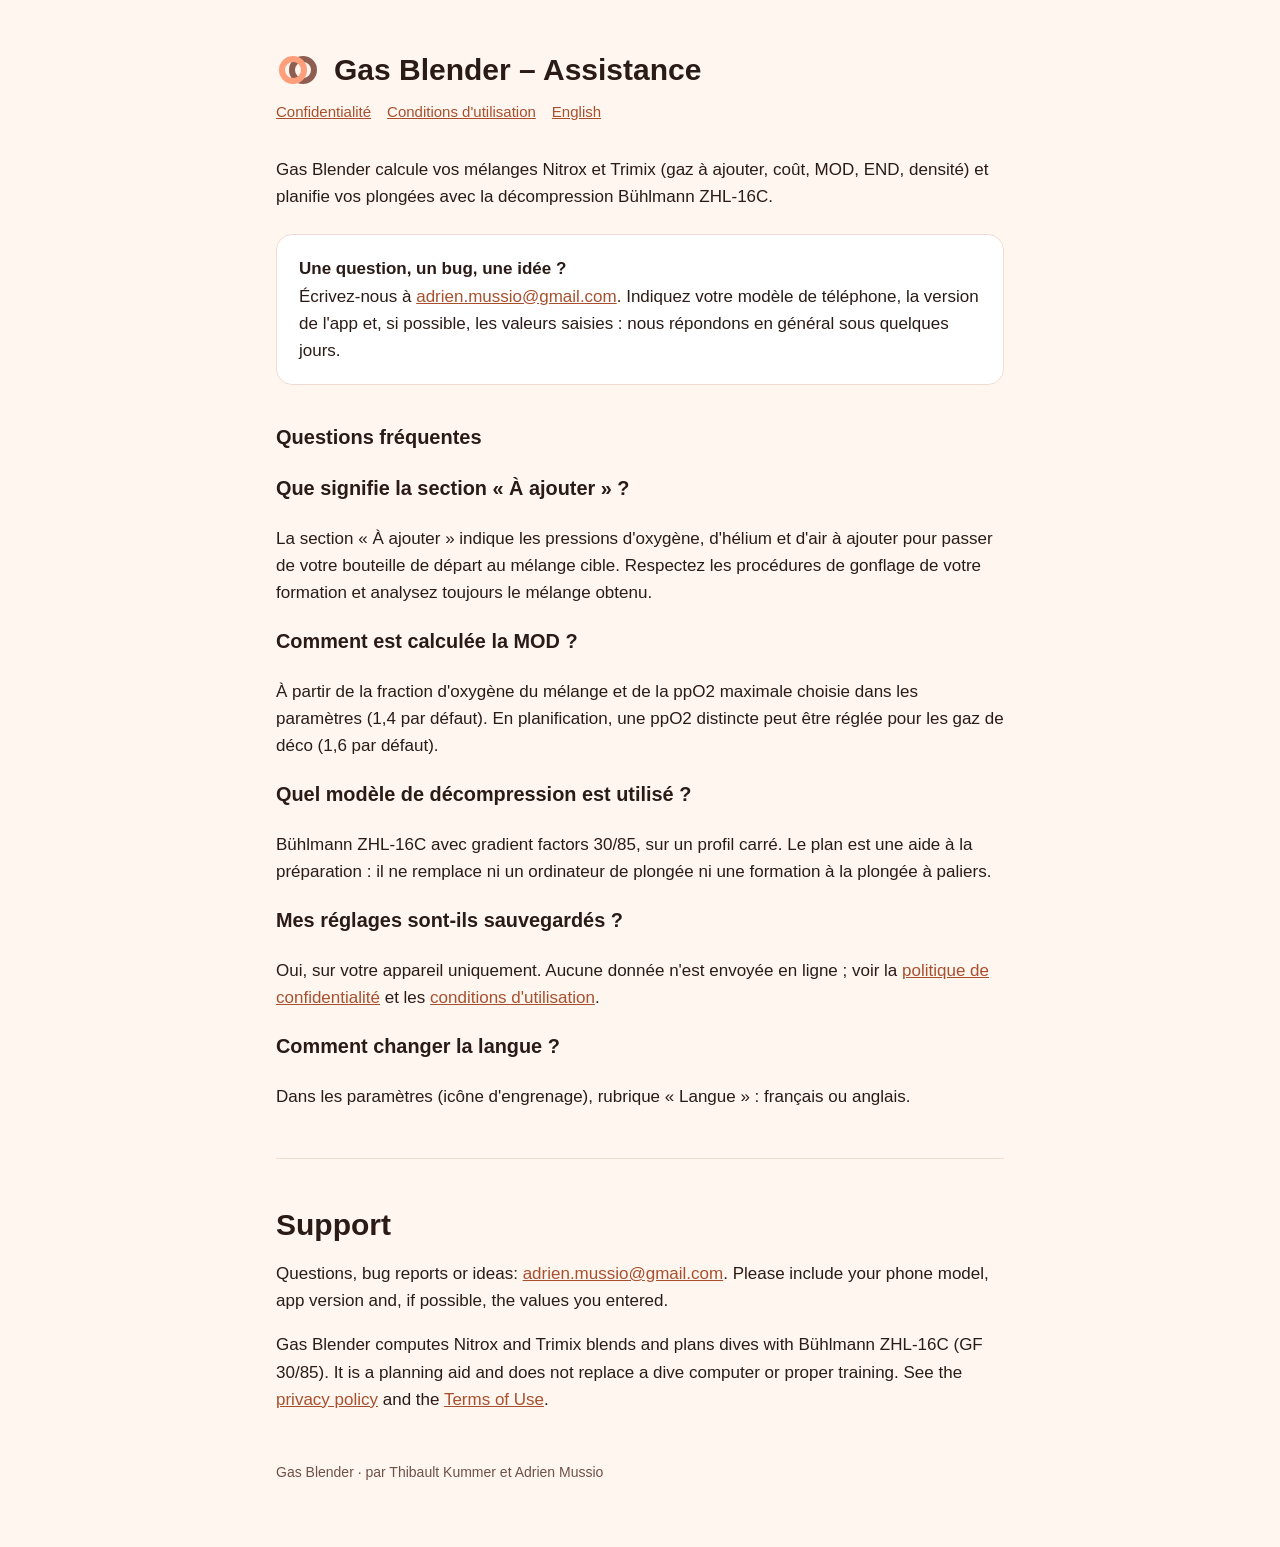
<file: index.html>
<!doctype html>
<html lang="fr">
<head>
  <meta charset="utf-8">
  <meta name="viewport" content="width=device-width, initial-scale=1">
  <title>Gas Blender – Assistance</title>
  <link rel="stylesheet" href="style.css">
</head>
<body>
<main>
  <header>
    <svg width="44" height="44" viewBox="0 0 44 44" aria-hidden="true"><circle cx="27" cy="22" r="11" fill="none" stroke="#8e5e51" stroke-width="6"/><circle cx="17" cy="22" r="11" fill="none" stroke="#ff9e7a" stroke-width="6"/></svg>
    <h1>Gas Blender – Assistance</h1>
  </header>
  <nav><a href="confidentialite.html">Confidentialité</a><a href="cgu.html">Conditions d'utilisation</a><a href="#english">English</a></nav>

  <p>Gas Blender calcule vos mélanges Nitrox et Trimix (gaz à ajouter, coût, MOD, END, densité) et planifie vos plongées avec la décompression Bühlmann ZHL-16C.</p>

  <div class="card"><p><strong>Une question, un bug, une idée ?</strong><br>Écrivez-nous à <a href="mailto:adrien.mussio@gmail.com?subject=Gas%20Blender">adrien.mussio@gmail.com</a>. Indiquez votre modèle de téléphone, la version de l'app et, si possible, les valeurs saisies : nous répondons en général sous quelques jours.</p></div>

  <h2>Questions fréquentes</h2>

  <h3>Que signifie la section « À ajouter » ?</h3>
  <p>La section « À ajouter » indique les pressions d'oxygène, d'hélium et d'air à ajouter pour passer de votre bouteille de départ au mélange cible. Respectez les procédures de gonflage de votre formation et analysez toujours le mélange obtenu.</p>

  <h3>Comment est calculée la MOD ?</h3>
  <p>À partir de la fraction d'oxygène du mélange et de la ppO2 maximale choisie dans les paramètres (1,4 par défaut). En planification, une ppO2 distincte peut être réglée pour les gaz de déco (1,6 par défaut).</p>

  <h3>Quel modèle de décompression est utilisé ?</h3>
  <p>Bühlmann ZHL-16C avec gradient factors 30/85, sur un profil carré. Le plan est une aide à la préparation : il ne remplace ni un ordinateur de plongée ni une formation à la plongée à paliers.</p>

  <h3>Mes réglages sont-ils sauvegardés ?</h3>
  <p>Oui, sur votre appareil uniquement. Aucune donnée n'est envoyée en ligne ; voir la <a href="confidentialite.html">politique de confidentialité</a> et les <a href="cgu.html">conditions d'utilisation</a>.</p>

  <h3>Comment changer la langue ?</h3>
  <p>Dans les paramètres (icône d'engrenage), rubrique « Langue » : français ou anglais.</p>

  <hr id="english">

  <h1>Support</h1>
  <p>Questions, bug reports or ideas: <a href="mailto:adrien.mussio@gmail.com?subject=Gas%20Blender">adrien.mussio@gmail.com</a>. Please include your phone model, app version and, if possible, the values you entered.</p>
  <p>Gas Blender computes Nitrox and Trimix blends and plans dives with Bühlmann ZHL-16C (GF 30/85). It is a planning aid and does not replace a dive computer or proper training. See the <a href="confidentialite.html#english">privacy policy</a> and the <a href="cgu.html#english">Terms of Use</a>.</p>

  <footer>Gas Blender · par Thibault Kummer et Adrien Mussio</footer>
</main>
</body>
</html>
</file>
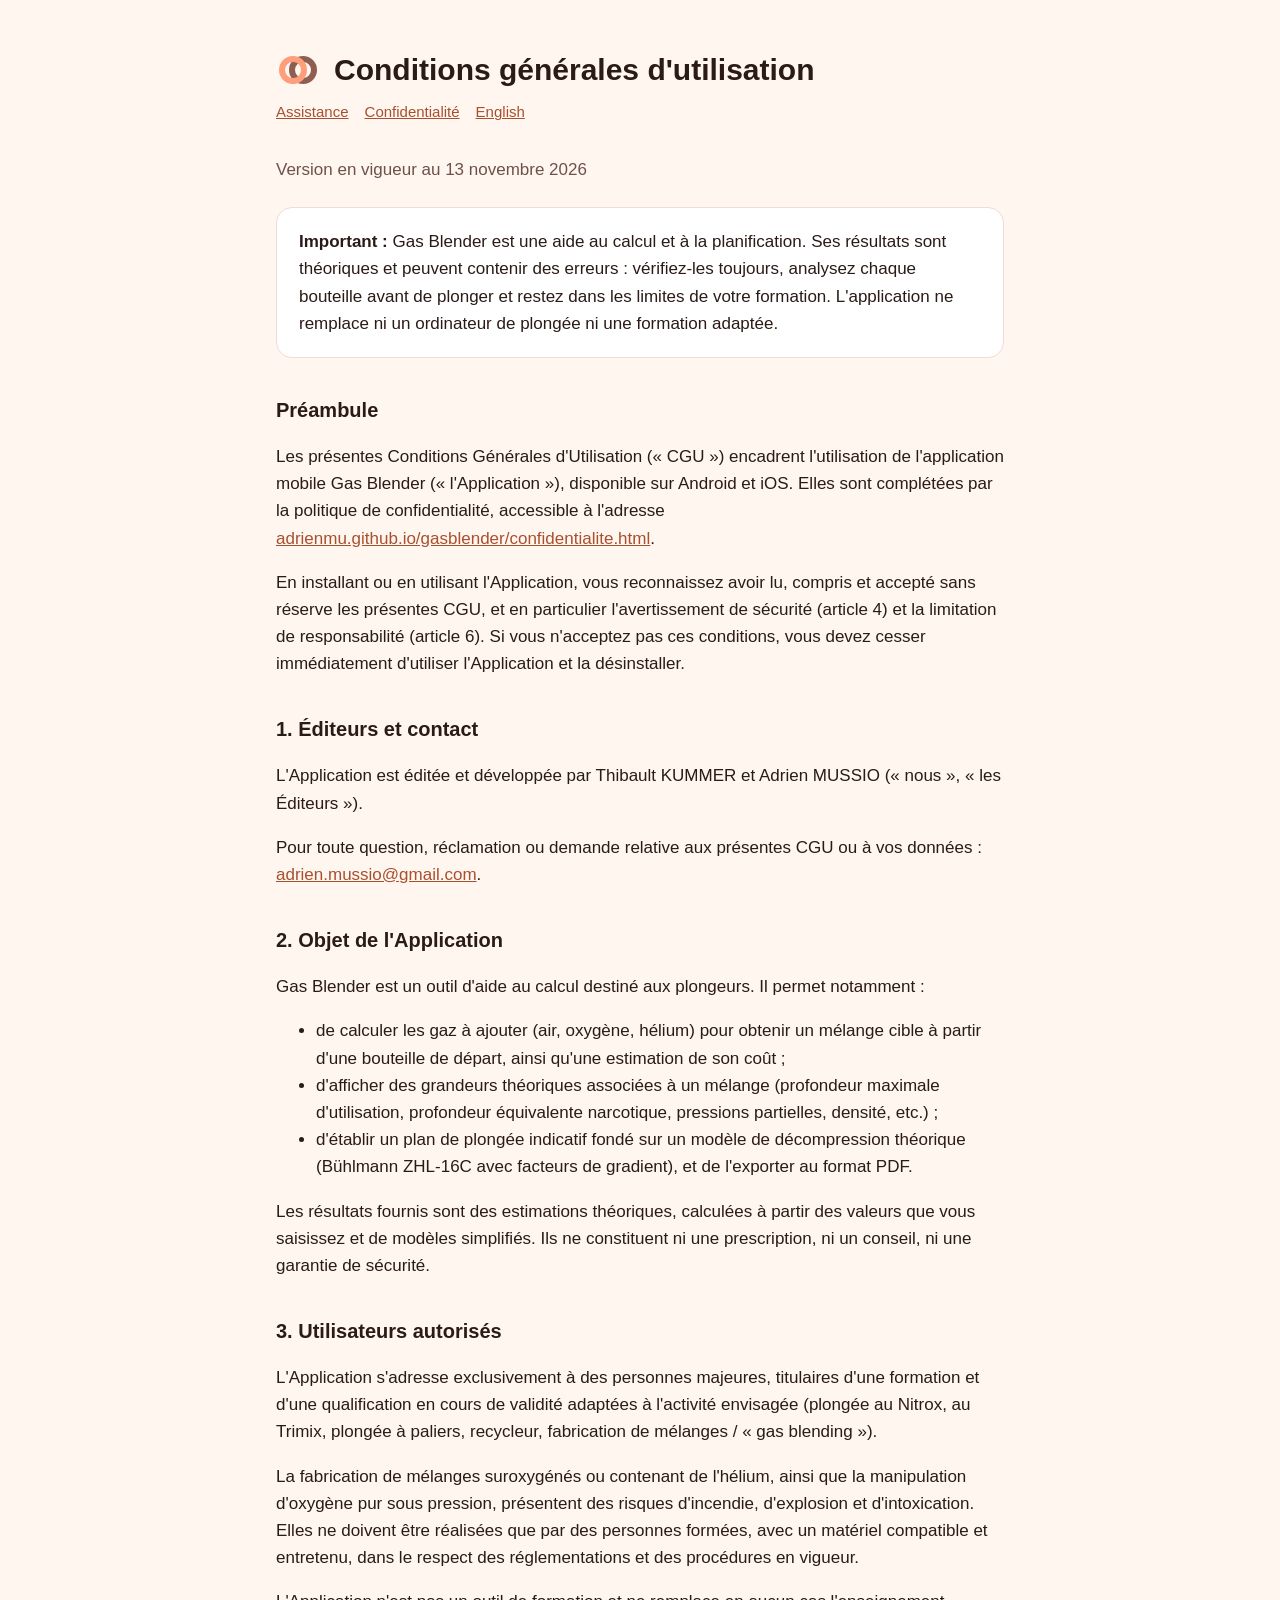
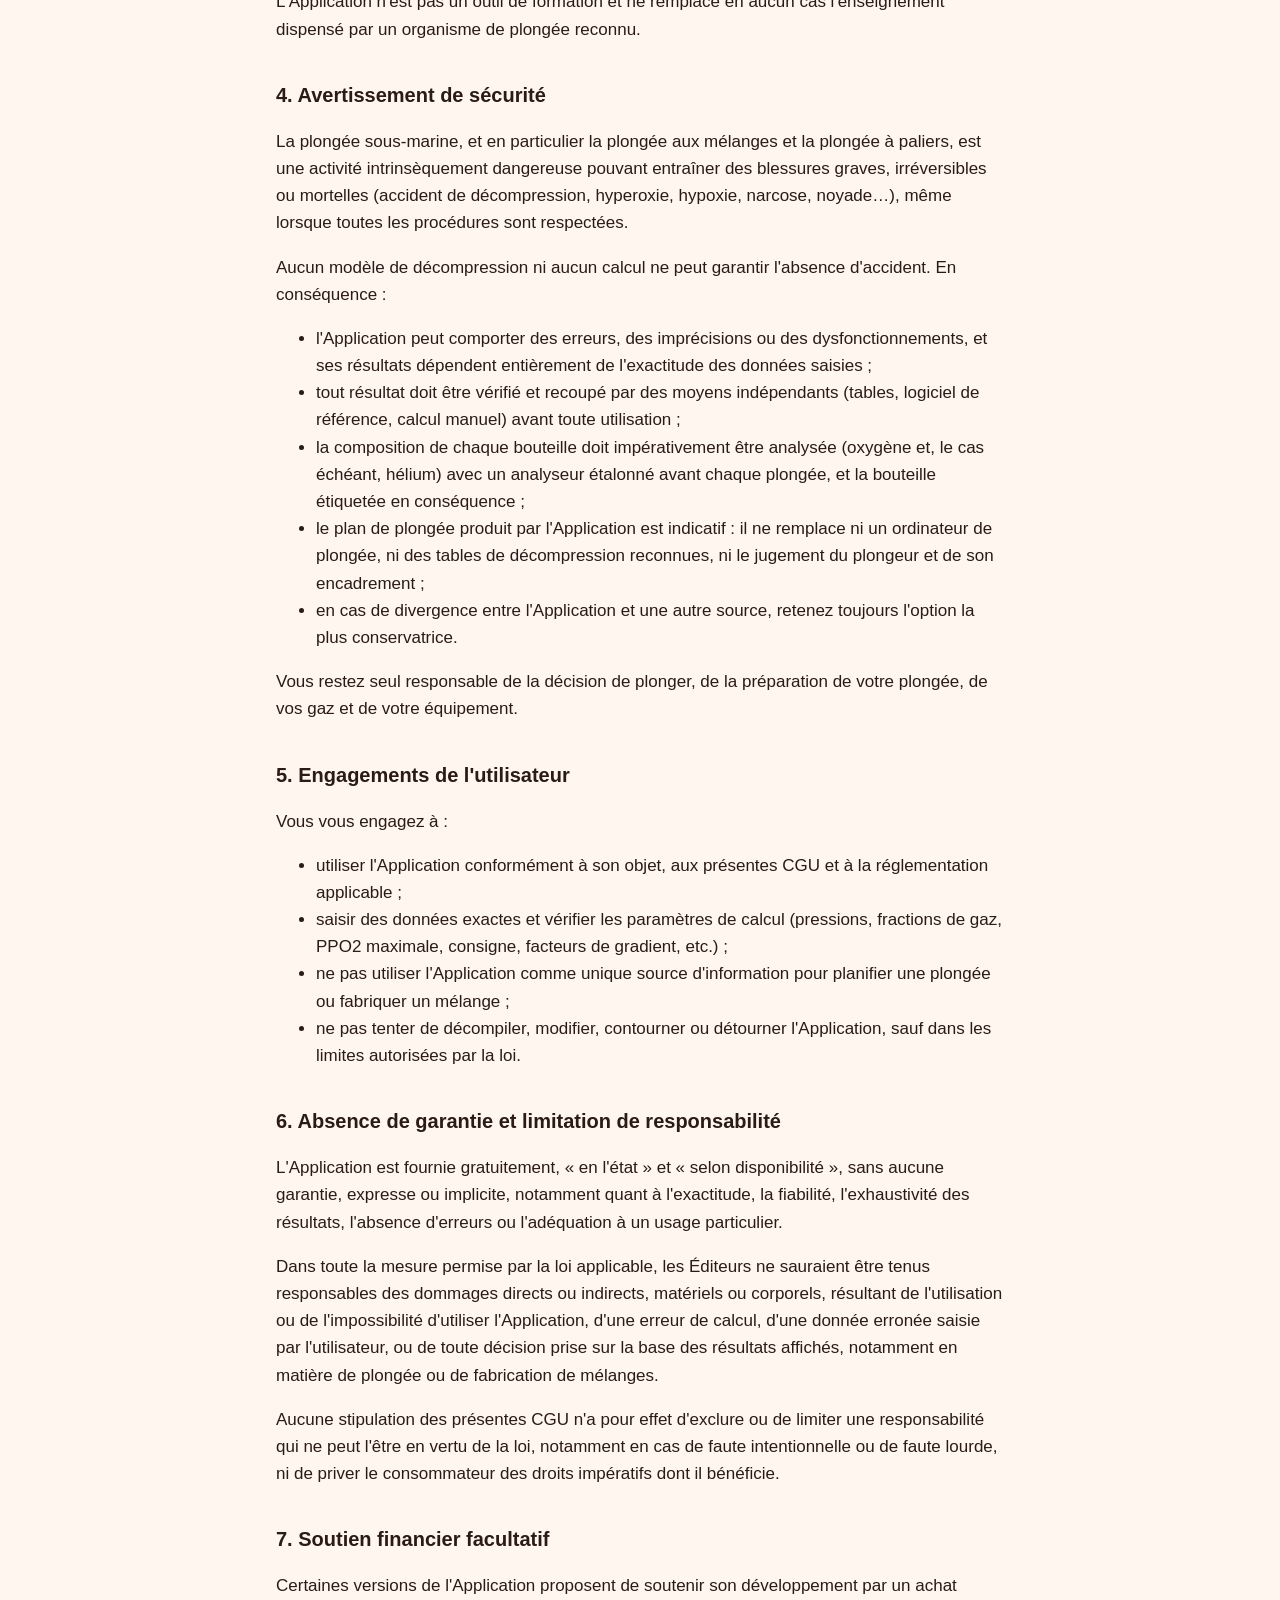
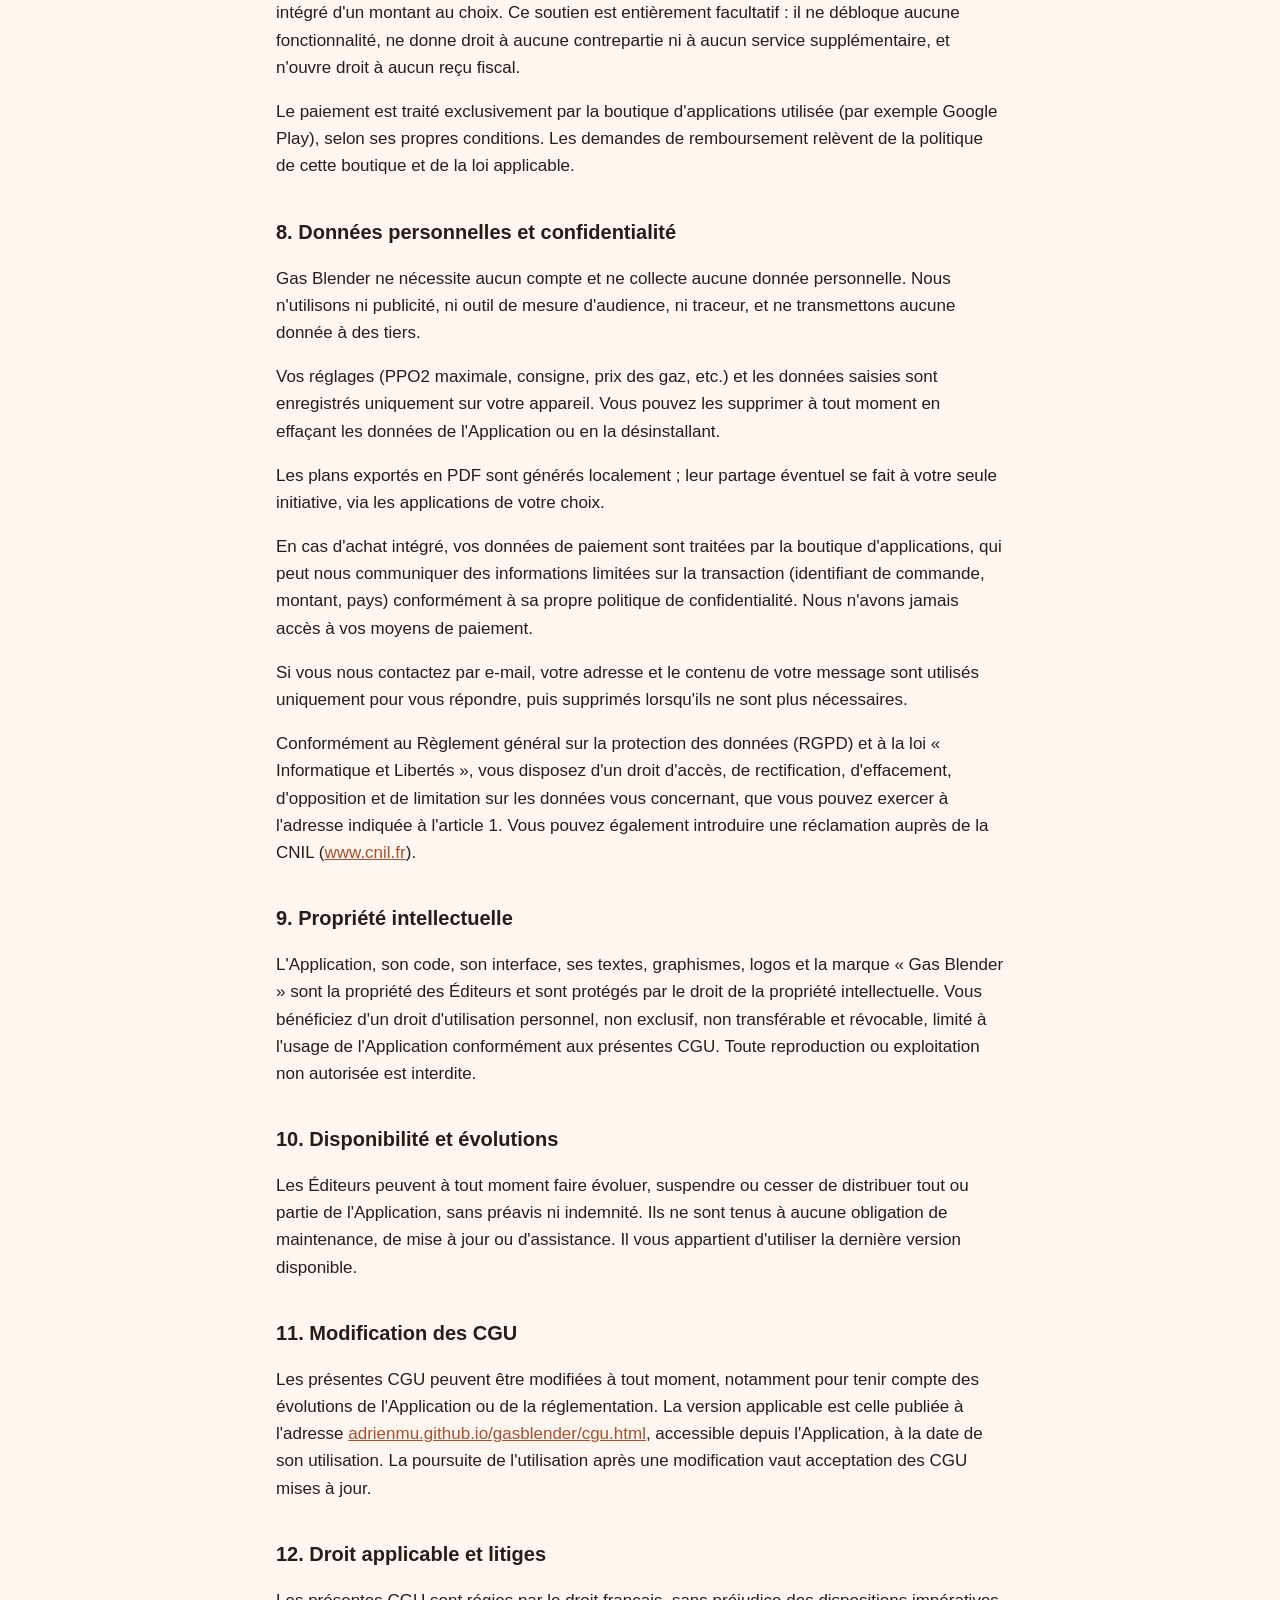
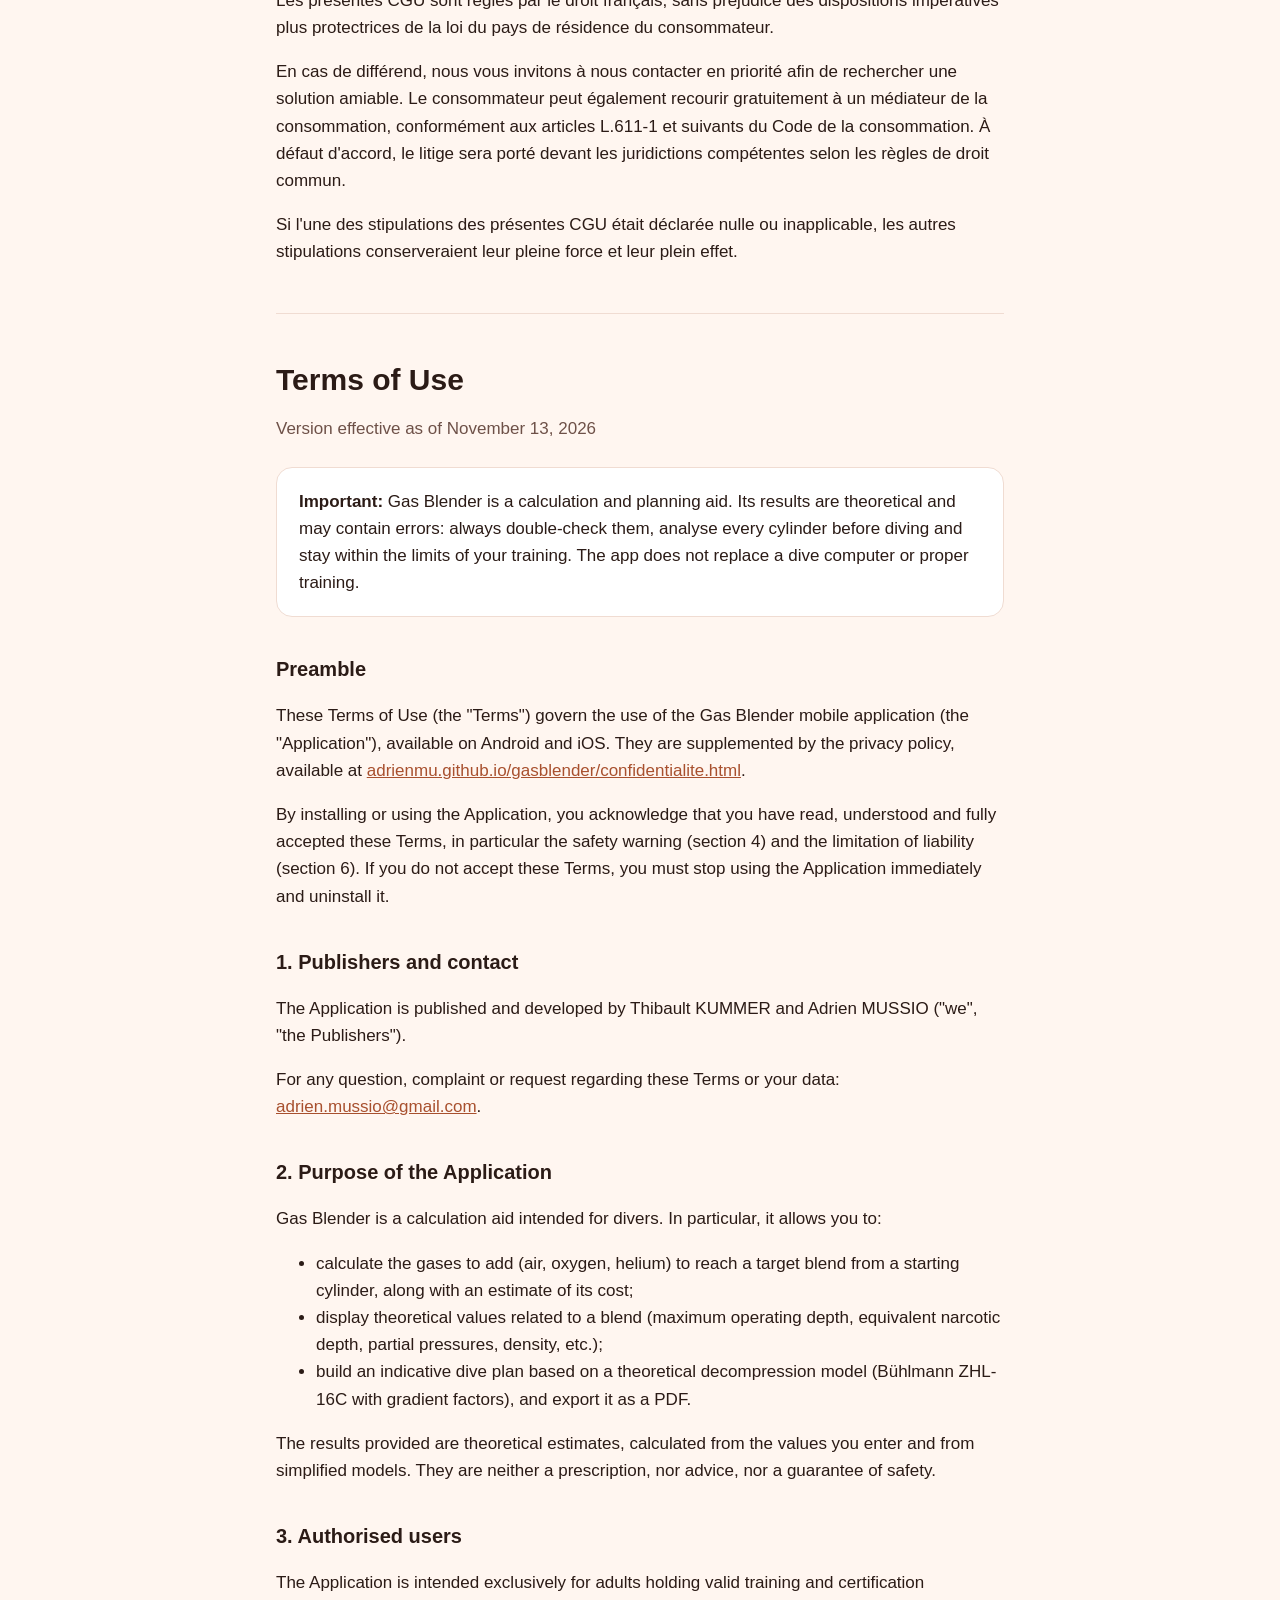
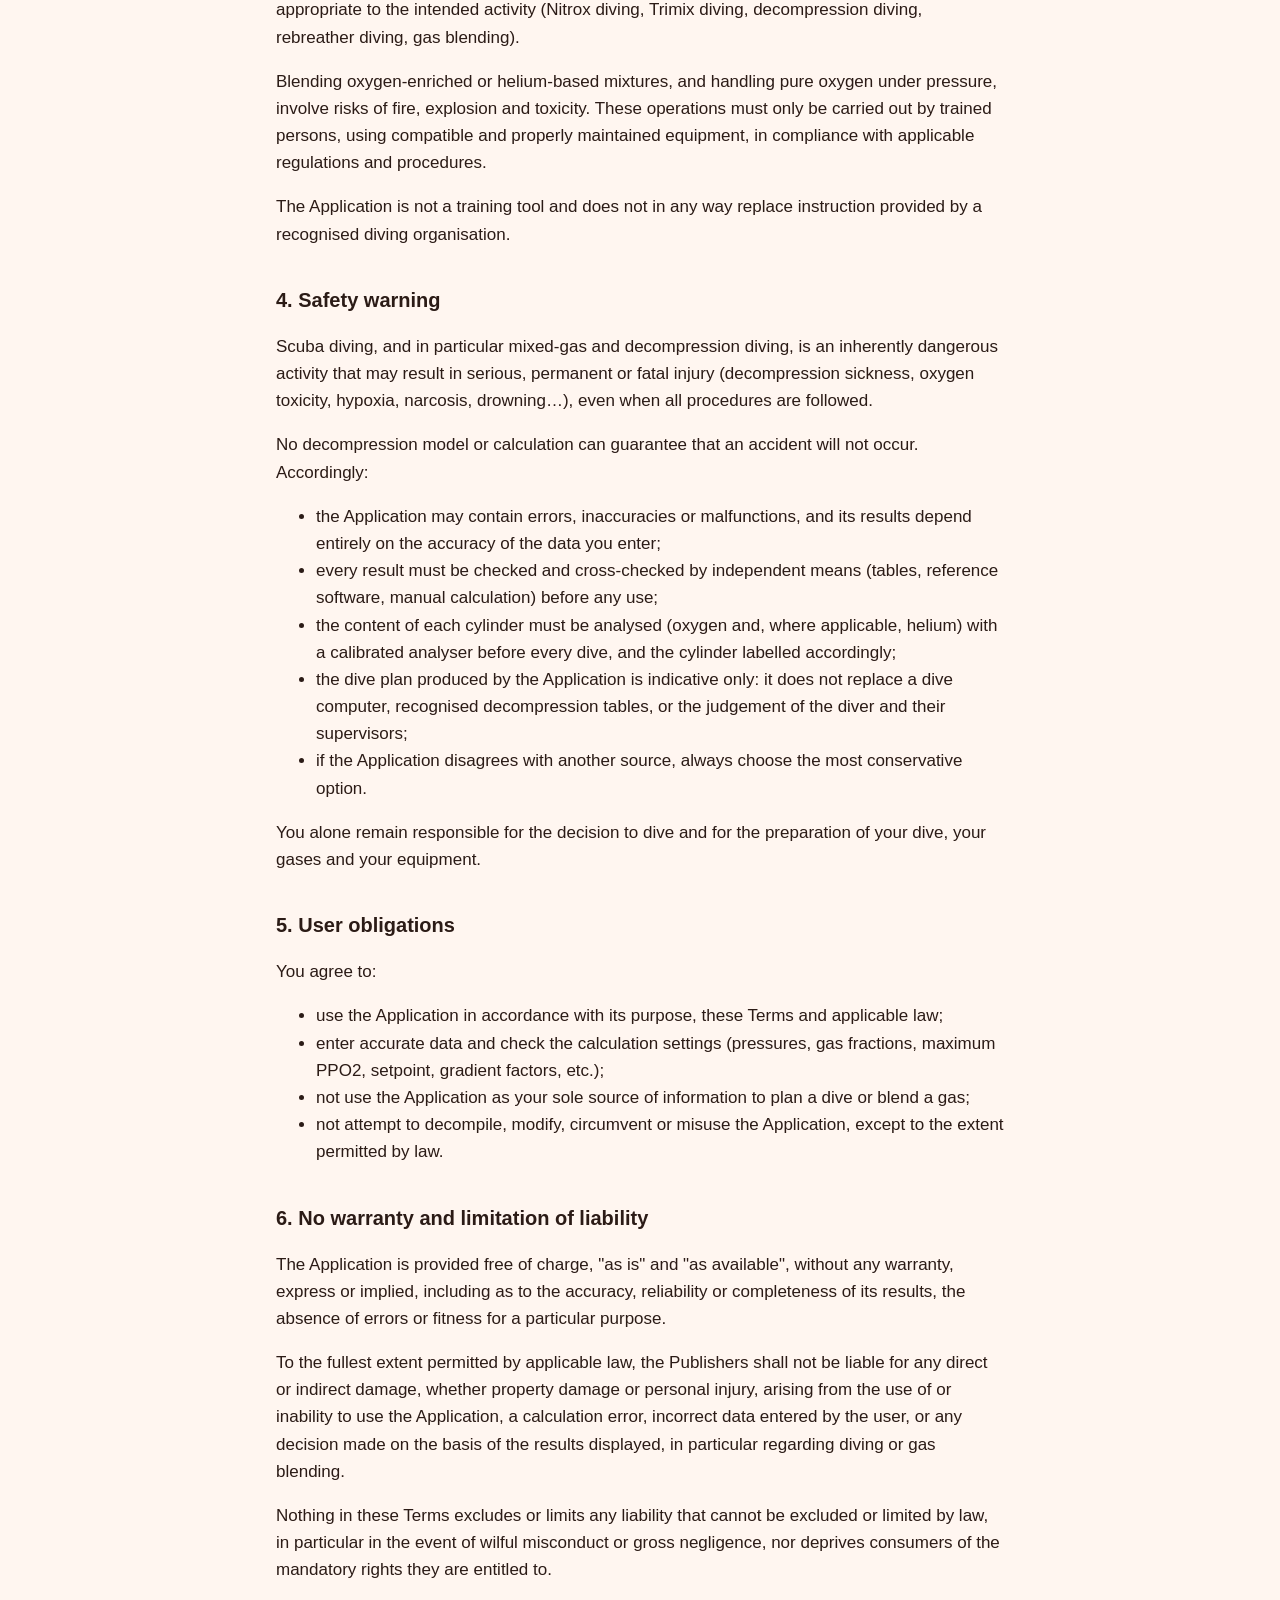
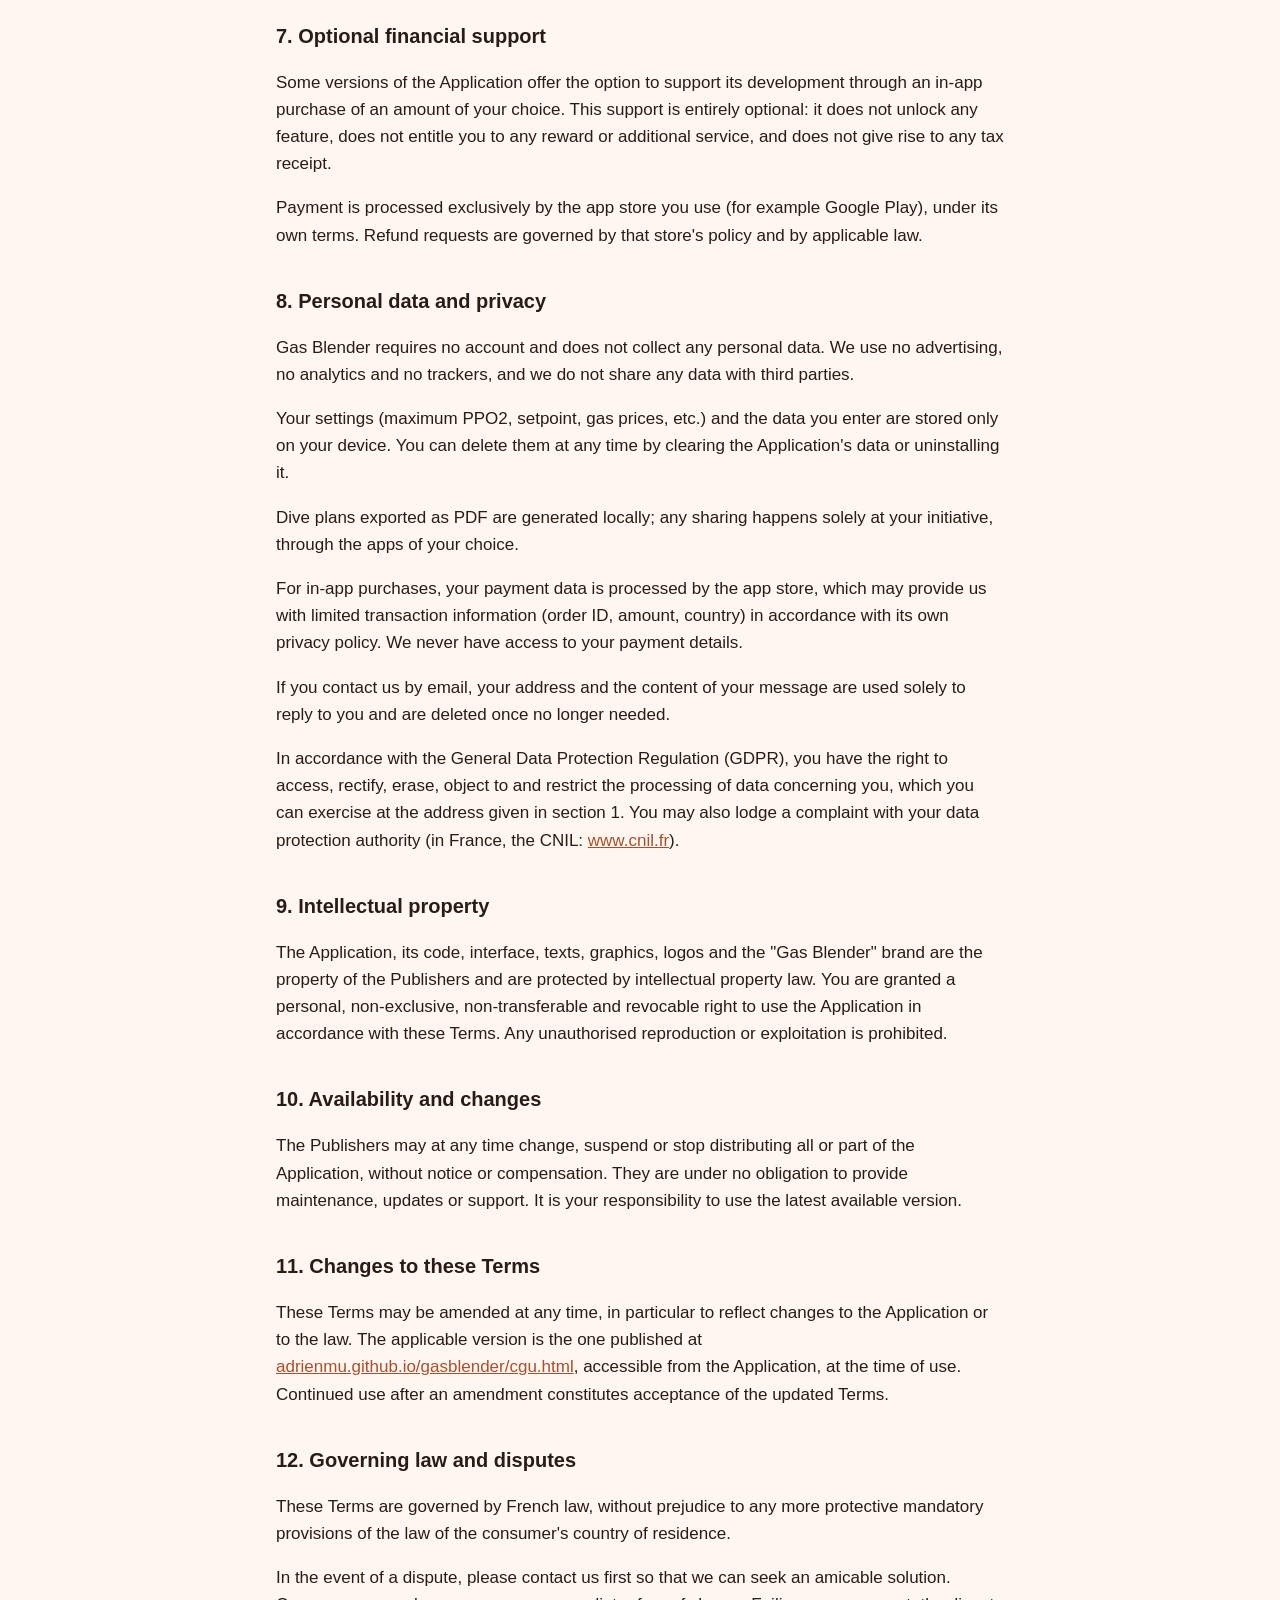
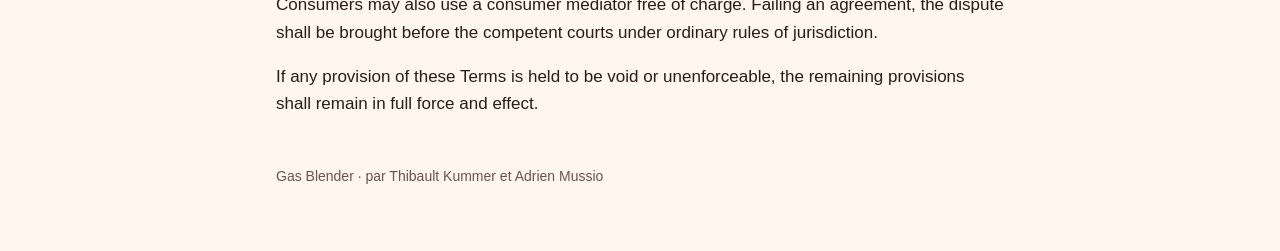
<file: cgu.html>
<!doctype html>
<html lang="fr">
<head>
  <meta charset="utf-8">
  <meta name="viewport" content="width=device-width, initial-scale=1">
  <title>Gas Blender – Conditions d'utilisation</title>
  <link rel="stylesheet" href="style.css">
</head>
<body>
<main>
  <header>
    <svg width="44" height="44" viewBox="0 0 44 44" aria-hidden="true"><circle cx="27" cy="22" r="11" fill="none" stroke="#8e5e51" stroke-width="6"/><circle cx="17" cy="22" r="11" fill="none" stroke="#ff9e7a" stroke-width="6"/></svg>
    <h1>Conditions générales d'utilisation</h1>
  </header>
  <nav><a href="index.html">Assistance</a><a href="confidentialite.html">Confidentialité</a><a href="#english">English</a></nav>

  <p class="muted">Version en vigueur au 13 novembre 2026</p>

  <div class="card"><p><strong>Important :</strong> Gas Blender est une aide au calcul et à la planification. Ses résultats sont théoriques et peuvent contenir des erreurs : vérifiez-les toujours, analysez chaque bouteille avant de plonger et restez dans les limites de votre formation. L'application ne remplace ni un ordinateur de plongée ni une formation adaptée.</p></div>

  <h2>Préambule</h2>
  <p>Les présentes Conditions Générales d'Utilisation (« CGU ») encadrent l'utilisation de l'application mobile Gas Blender (« l'Application »), disponible sur Android et iOS. Elles sont complétées par la politique de confidentialité, accessible à l'adresse <a href="https://adrienmu.github.io/gasblender/confidentialite.html">adrienmu.github.io/gasblender/confidentialite.html</a>.</p>
  <p>En installant ou en utilisant l'Application, vous reconnaissez avoir lu, compris et accepté sans réserve les présentes CGU, et en particulier l'avertissement de sécurité (article 4) et la limitation de responsabilité (article 6). Si vous n'acceptez pas ces conditions, vous devez cesser immédiatement d'utiliser l'Application et la désinstaller.</p>

  <h2 id="article-1">1. Éditeurs et contact</h2>
  <p>L'Application est éditée et développée par Thibault KUMMER et Adrien MUSSIO (« nous », « les Éditeurs »).</p>
  <p>Pour toute question, réclamation ou demande relative aux présentes CGU ou à vos données : <a href="mailto:adrien.mussio@gmail.com">adrien.mussio@gmail.com</a>.</p>

  <h2 id="article-2">2. Objet de l&#x27;Application</h2>
  <p>Gas Blender est un outil d'aide au calcul destiné aux plongeurs. Il permet notamment :</p>
  <ul>
    <li>de calculer les gaz à ajouter (air, oxygène, hélium) pour obtenir un mélange cible à partir d'une bouteille de départ, ainsi qu'une estimation de son coût ;</li>
    <li>d'afficher des grandeurs théoriques associées à un mélange (profondeur maximale d'utilisation, profondeur équivalente narcotique, pressions partielles, densité, etc.) ;</li>
    <li>d'établir un plan de plongée indicatif fondé sur un modèle de décompression théorique (Bühlmann ZHL-16C avec facteurs de gradient), et de l'exporter au format PDF.</li>
  </ul>
  <p>Les résultats fournis sont des estimations théoriques, calculées à partir des valeurs que vous saisissez et de modèles simplifiés. Ils ne constituent ni une prescription, ni un conseil, ni une garantie de sécurité.</p>

  <h2 id="article-3">3. Utilisateurs autorisés</h2>
  <p>L'Application s'adresse exclusivement à des personnes majeures, titulaires d'une formation et d'une qualification en cours de validité adaptées à l'activité envisagée (plongée au Nitrox, au Trimix, plongée à paliers, recycleur, fabrication de mélanges / « gas blending »).</p>
  <p>La fabrication de mélanges suroxygénés ou contenant de l'hélium, ainsi que la manipulation d'oxygène pur sous pression, présentent des risques d'incendie, d'explosion et d'intoxication. Elles ne doivent être réalisées que par des personnes formées, avec un matériel compatible et entretenu, dans le respect des réglementations et des procédures en vigueur.</p>
  <p>L'Application n'est pas un outil de formation et ne remplace en aucun cas l'enseignement dispensé par un organisme de plongée reconnu.</p>

  <h2 id="article-4">4. Avertissement de sécurité</h2>
  <p>La plongée sous-marine, et en particulier la plongée aux mélanges et la plongée à paliers, est une activité intrinsèquement dangereuse pouvant entraîner des blessures graves, irréversibles ou mortelles (accident de décompression, hyperoxie, hypoxie, narcose, noyade…), même lorsque toutes les procédures sont respectées.</p>
  <p>Aucun modèle de décompression ni aucun calcul ne peut garantir l'absence d'accident. En conséquence :</p>
  <ul>
    <li>l'Application peut comporter des erreurs, des imprécisions ou des dysfonctionnements, et ses résultats dépendent entièrement de l'exactitude des données saisies ;</li>
    <li>tout résultat doit être vérifié et recoupé par des moyens indépendants (tables, logiciel de référence, calcul manuel) avant toute utilisation ;</li>
    <li>la composition de chaque bouteille doit impérativement être analysée (oxygène et, le cas échéant, hélium) avec un analyseur étalonné avant chaque plongée, et la bouteille étiquetée en conséquence ;</li>
    <li>le plan de plongée produit par l'Application est indicatif : il ne remplace ni un ordinateur de plongée, ni des tables de décompression reconnues, ni le jugement du plongeur et de son encadrement ;</li>
    <li>en cas de divergence entre l'Application et une autre source, retenez toujours l'option la plus conservatrice.</li>
  </ul>
  <p>Vous restez seul responsable de la décision de plonger, de la préparation de votre plongée, de vos gaz et de votre équipement.</p>

  <h2 id="article-5">5. Engagements de l&#x27;utilisateur</h2>
  <p>Vous vous engagez à :</p>
  <ul>
    <li>utiliser l'Application conformément à son objet, aux présentes CGU et à la réglementation applicable ;</li>
    <li>saisir des données exactes et vérifier les paramètres de calcul (pressions, fractions de gaz, PPO2 maximale, consigne, facteurs de gradient, etc.) ;</li>
    <li>ne pas utiliser l'Application comme unique source d'information pour planifier une plongée ou fabriquer un mélange ;</li>
    <li>ne pas tenter de décompiler, modifier, contourner ou détourner l'Application, sauf dans les limites autorisées par la loi.</li>
  </ul>

  <h2 id="article-6">6. Absence de garantie et limitation de responsabilité</h2>
  <p>L'Application est fournie gratuitement, « en l'état » et « selon disponibilité », sans aucune garantie, expresse ou implicite, notamment quant à l'exactitude, la fiabilité, l'exhaustivité des résultats, l'absence d'erreurs ou l'adéquation à un usage particulier.</p>
  <p>Dans toute la mesure permise par la loi applicable, les Éditeurs ne sauraient être tenus responsables des dommages directs ou indirects, matériels ou corporels, résultant de l'utilisation ou de l'impossibilité d'utiliser l'Application, d'une erreur de calcul, d'une donnée erronée saisie par l'utilisateur, ou de toute décision prise sur la base des résultats affichés, notamment en matière de plongée ou de fabrication de mélanges.</p>
  <p>Aucune stipulation des présentes CGU n'a pour effet d'exclure ou de limiter une responsabilité qui ne peut l'être en vertu de la loi, notamment en cas de faute intentionnelle ou de faute lourde, ni de priver le consommateur des droits impératifs dont il bénéficie.</p>

  <h2 id="article-7">7. Soutien financier facultatif</h2>
  <p>Certaines versions de l'Application proposent de soutenir son développement par un achat intégré d'un montant au choix. Ce soutien est entièrement facultatif : il ne débloque aucune fonctionnalité, ne donne droit à aucune contrepartie ni à aucun service supplémentaire, et n'ouvre droit à aucun reçu fiscal.</p>
  <p>Le paiement est traité exclusivement par la boutique d'applications utilisée (par exemple Google Play), selon ses propres conditions. Les demandes de remboursement relèvent de la politique de cette boutique et de la loi applicable.</p>

  <h2 id="article-8">8. Données personnelles et confidentialité</h2>
  <p>Gas Blender ne nécessite aucun compte et ne collecte aucune donnée personnelle. Nous n'utilisons ni publicité, ni outil de mesure d'audience, ni traceur, et ne transmettons aucune donnée à des tiers.</p>
  <p>Vos réglages (PPO2 maximale, consigne, prix des gaz, etc.) et les données saisies sont enregistrés uniquement sur votre appareil. Vous pouvez les supprimer à tout moment en effaçant les données de l'Application ou en la désinstallant.</p>
  <p>Les plans exportés en PDF sont générés localement ; leur partage éventuel se fait à votre seule initiative, via les applications de votre choix.</p>
  <p>En cas d'achat intégré, vos données de paiement sont traitées par la boutique d'applications, qui peut nous communiquer des informations limitées sur la transaction (identifiant de commande, montant, pays) conformément à sa propre politique de confidentialité. Nous n'avons jamais accès à vos moyens de paiement.</p>
  <p>Si vous nous contactez par e-mail, votre adresse et le contenu de votre message sont utilisés uniquement pour vous répondre, puis supprimés lorsqu'ils ne sont plus nécessaires.</p>
  <p>Conformément au Règlement général sur la protection des données (RGPD) et à la loi « Informatique et Libertés », vous disposez d'un droit d'accès, de rectification, d'effacement, d'opposition et de limitation sur les données vous concernant, que vous pouvez exercer à l'adresse indiquée à l'article 1. Vous pouvez également introduire une réclamation auprès de la CNIL (<a href="https://www.cnil.fr">www.cnil.fr</a>).</p>

  <h2 id="article-9">9. Propriété intellectuelle</h2>
  <p>L'Application, son code, son interface, ses textes, graphismes, logos et la marque « Gas Blender » sont la propriété des Éditeurs et sont protégés par le droit de la propriété intellectuelle. Vous bénéficiez d'un droit d'utilisation personnel, non exclusif, non transférable et révocable, limité à l'usage de l'Application conformément aux présentes CGU. Toute reproduction ou exploitation non autorisée est interdite.</p>

  <h2 id="article-10">10. Disponibilité et évolutions</h2>
  <p>Les Éditeurs peuvent à tout moment faire évoluer, suspendre ou cesser de distribuer tout ou partie de l'Application, sans préavis ni indemnité. Ils ne sont tenus à aucune obligation de maintenance, de mise à jour ou d'assistance. Il vous appartient d'utiliser la dernière version disponible.</p>

  <h2 id="article-11">11. Modification des CGU</h2>
  <p>Les présentes CGU peuvent être modifiées à tout moment, notamment pour tenir compte des évolutions de l'Application ou de la réglementation. La version applicable est celle publiée à l'adresse <a href="https://adrienmu.github.io/gasblender/cgu.html">adrienmu.github.io/gasblender/cgu.html</a>, accessible depuis l'Application, à la date de son utilisation. La poursuite de l'utilisation après une modification vaut acceptation des CGU mises à jour.</p>

  <h2 id="article-12">12. Droit applicable et litiges</h2>
  <p>Les présentes CGU sont régies par le droit français, sans préjudice des dispositions impératives plus protectrices de la loi du pays de résidence du consommateur.</p>
  <p>En cas de différend, nous vous invitons à nous contacter en priorité afin de rechercher une solution amiable. Le consommateur peut également recourir gratuitement à un médiateur de la consommation, conformément aux articles L.611-1 et suivants du Code de la consommation. À défaut d'accord, le litige sera porté devant les juridictions compétentes selon les règles de droit commun.</p>
  <p>Si l'une des stipulations des présentes CGU était déclarée nulle ou inapplicable, les autres stipulations conserveraient leur pleine force et leur plein effet.</p>

  <hr id="english">

  <section lang="en">
  <h1>Terms of Use</h1>
  <p class="muted">Version effective as of November 13, 2026</p>

  <div class="card"><p><strong>Important:</strong> Gas Blender is a calculation and planning aid. Its results are theoretical and may contain errors: always double-check them, analyse every cylinder before diving and stay within the limits of your training. The app does not replace a dive computer or proper training.</p></div>

  <h2>Preamble</h2>
  <p>These Terms of Use (the "Terms") govern the use of the Gas Blender mobile application (the "Application"), available on Android and iOS. They are supplemented by the privacy policy, available at <a href="https://adrienmu.github.io/gasblender/confidentialite.html">adrienmu.github.io/gasblender/confidentialite.html</a>.</p>
  <p>By installing or using the Application, you acknowledge that you have read, understood and fully accepted these Terms, in particular the safety warning (section 4) and the limitation of liability (section 6). If you do not accept these Terms, you must stop using the Application immediately and uninstall it.</p>

  <h2 id="section-1">1. Publishers and contact</h2>
  <p>The Application is published and developed by Thibault KUMMER and Adrien MUSSIO ("we", "the Publishers").</p>
  <p>For any question, complaint or request regarding these Terms or your data: <a href="mailto:adrien.mussio@gmail.com">adrien.mussio@gmail.com</a>.</p>

  <h2 id="section-2">2. Purpose of the Application</h2>
  <p>Gas Blender is a calculation aid intended for divers. In particular, it allows you to:</p>
  <ul>
    <li>calculate the gases to add (air, oxygen, helium) to reach a target blend from a starting cylinder, along with an estimate of its cost;</li>
    <li>display theoretical values related to a blend (maximum operating depth, equivalent narcotic depth, partial pressures, density, etc.);</li>
    <li>build an indicative dive plan based on a theoretical decompression model (Bühlmann ZHL-16C with gradient factors), and export it as a PDF.</li>
  </ul>
  <p>The results provided are theoretical estimates, calculated from the values you enter and from simplified models. They are neither a prescription, nor advice, nor a guarantee of safety.</p>

  <h2 id="section-3">3. Authorised users</h2>
  <p>The Application is intended exclusively for adults holding valid training and certification appropriate to the intended activity (Nitrox diving, Trimix diving, decompression diving, rebreather diving, gas blending).</p>
  <p>Blending oxygen-enriched or helium-based mixtures, and handling pure oxygen under pressure, involve risks of fire, explosion and toxicity. These operations must only be carried out by trained persons, using compatible and properly maintained equipment, in compliance with applicable regulations and procedures.</p>
  <p>The Application is not a training tool and does not in any way replace instruction provided by a recognised diving organisation.</p>

  <h2 id="section-4">4. Safety warning</h2>
  <p>Scuba diving, and in particular mixed-gas and decompression diving, is an inherently dangerous activity that may result in serious, permanent or fatal injury (decompression sickness, oxygen toxicity, hypoxia, narcosis, drowning…), even when all procedures are followed.</p>
  <p>No decompression model or calculation can guarantee that an accident will not occur. Accordingly:</p>
  <ul>
    <li>the Application may contain errors, inaccuracies or malfunctions, and its results depend entirely on the accuracy of the data you enter;</li>
    <li>every result must be checked and cross-checked by independent means (tables, reference software, manual calculation) before any use;</li>
    <li>the content of each cylinder must be analysed (oxygen and, where applicable, helium) with a calibrated analyser before every dive, and the cylinder labelled accordingly;</li>
    <li>the dive plan produced by the Application is indicative only: it does not replace a dive computer, recognised decompression tables, or the judgement of the diver and their supervisors;</li>
    <li>if the Application disagrees with another source, always choose the most conservative option.</li>
  </ul>
  <p>You alone remain responsible for the decision to dive and for the preparation of your dive, your gases and your equipment.</p>

  <h2 id="section-5">5. User obligations</h2>
  <p>You agree to:</p>
  <ul>
    <li>use the Application in accordance with its purpose, these Terms and applicable law;</li>
    <li>enter accurate data and check the calculation settings (pressures, gas fractions, maximum PPO2, setpoint, gradient factors, etc.);</li>
    <li>not use the Application as your sole source of information to plan a dive or blend a gas;</li>
    <li>not attempt to decompile, modify, circumvent or misuse the Application, except to the extent permitted by law.</li>
  </ul>

  <h2 id="section-6">6. No warranty and limitation of liability</h2>
  <p>The Application is provided free of charge, "as is" and "as available", without any warranty, express or implied, including as to the accuracy, reliability or completeness of its results, the absence of errors or fitness for a particular purpose.</p>
  <p>To the fullest extent permitted by applicable law, the Publishers shall not be liable for any direct or indirect damage, whether property damage or personal injury, arising from the use of or inability to use the Application, a calculation error, incorrect data entered by the user, or any decision made on the basis of the results displayed, in particular regarding diving or gas blending.</p>
  <p>Nothing in these Terms excludes or limits any liability that cannot be excluded or limited by law, in particular in the event of wilful misconduct or gross negligence, nor deprives consumers of the mandatory rights they are entitled to.</p>

  <h2 id="section-7">7. Optional financial support</h2>
  <p>Some versions of the Application offer the option to support its development through an in-app purchase of an amount of your choice. This support is entirely optional: it does not unlock any feature, does not entitle you to any reward or additional service, and does not give rise to any tax receipt.</p>
  <p>Payment is processed exclusively by the app store you use (for example Google Play), under its own terms. Refund requests are governed by that store's policy and by applicable law.</p>

  <h2 id="section-8">8. Personal data and privacy</h2>
  <p>Gas Blender requires no account and does not collect any personal data. We use no advertising, no analytics and no trackers, and we do not share any data with third parties.</p>
  <p>Your settings (maximum PPO2, setpoint, gas prices, etc.) and the data you enter are stored only on your device. You can delete them at any time by clearing the Application's data or uninstalling it.</p>
  <p>Dive plans exported as PDF are generated locally; any sharing happens solely at your initiative, through the apps of your choice.</p>
  <p>For in-app purchases, your payment data is processed by the app store, which may provide us with limited transaction information (order ID, amount, country) in accordance with its own privacy policy. We never have access to your payment details.</p>
  <p>If you contact us by email, your address and the content of your message are used solely to reply to you and are deleted once no longer needed.</p>
  <p>In accordance with the General Data Protection Regulation (GDPR), you have the right to access, rectify, erase, object to and restrict the processing of data concerning you, which you can exercise at the address given in section 1. You may also lodge a complaint with your data protection authority (in France, the CNIL: <a href="https://www.cnil.fr">www.cnil.fr</a>).</p>

  <h2 id="section-9">9. Intellectual property</h2>
  <p>The Application, its code, interface, texts, graphics, logos and the "Gas Blender" brand are the property of the Publishers and are protected by intellectual property law. You are granted a personal, non-exclusive, non-transferable and revocable right to use the Application in accordance with these Terms. Any unauthorised reproduction or exploitation is prohibited.</p>

  <h2 id="section-10">10. Availability and changes</h2>
  <p>The Publishers may at any time change, suspend or stop distributing all or part of the Application, without notice or compensation. They are under no obligation to provide maintenance, updates or support. It is your responsibility to use the latest available version.</p>

  <h2 id="section-11">11. Changes to these Terms</h2>
  <p>These Terms may be amended at any time, in particular to reflect changes to the Application or to the law. The applicable version is the one published at <a href="https://adrienmu.github.io/gasblender/cgu.html">adrienmu.github.io/gasblender/cgu.html</a>, accessible from the Application, at the time of use. Continued use after an amendment constitutes acceptance of the updated Terms.</p>

  <h2 id="section-12">12. Governing law and disputes</h2>
  <p>These Terms are governed by French law, without prejudice to any more protective mandatory provisions of the law of the consumer's country of residence.</p>
  <p>In the event of a dispute, please contact us first so that we can seek an amicable solution. Consumers may also use a consumer mediator free of charge. Failing an agreement, the dispute shall be brought before the competent courts under ordinary rules of jurisdiction.</p>
  <p>If any provision of these Terms is held to be void or unenforceable, the remaining provisions shall remain in full force and effect.</p>
  </section>

  <footer>Gas Blender · par Thibault Kummer et Adrien Mussio</footer>
</main>
</body>
</html>
</file>
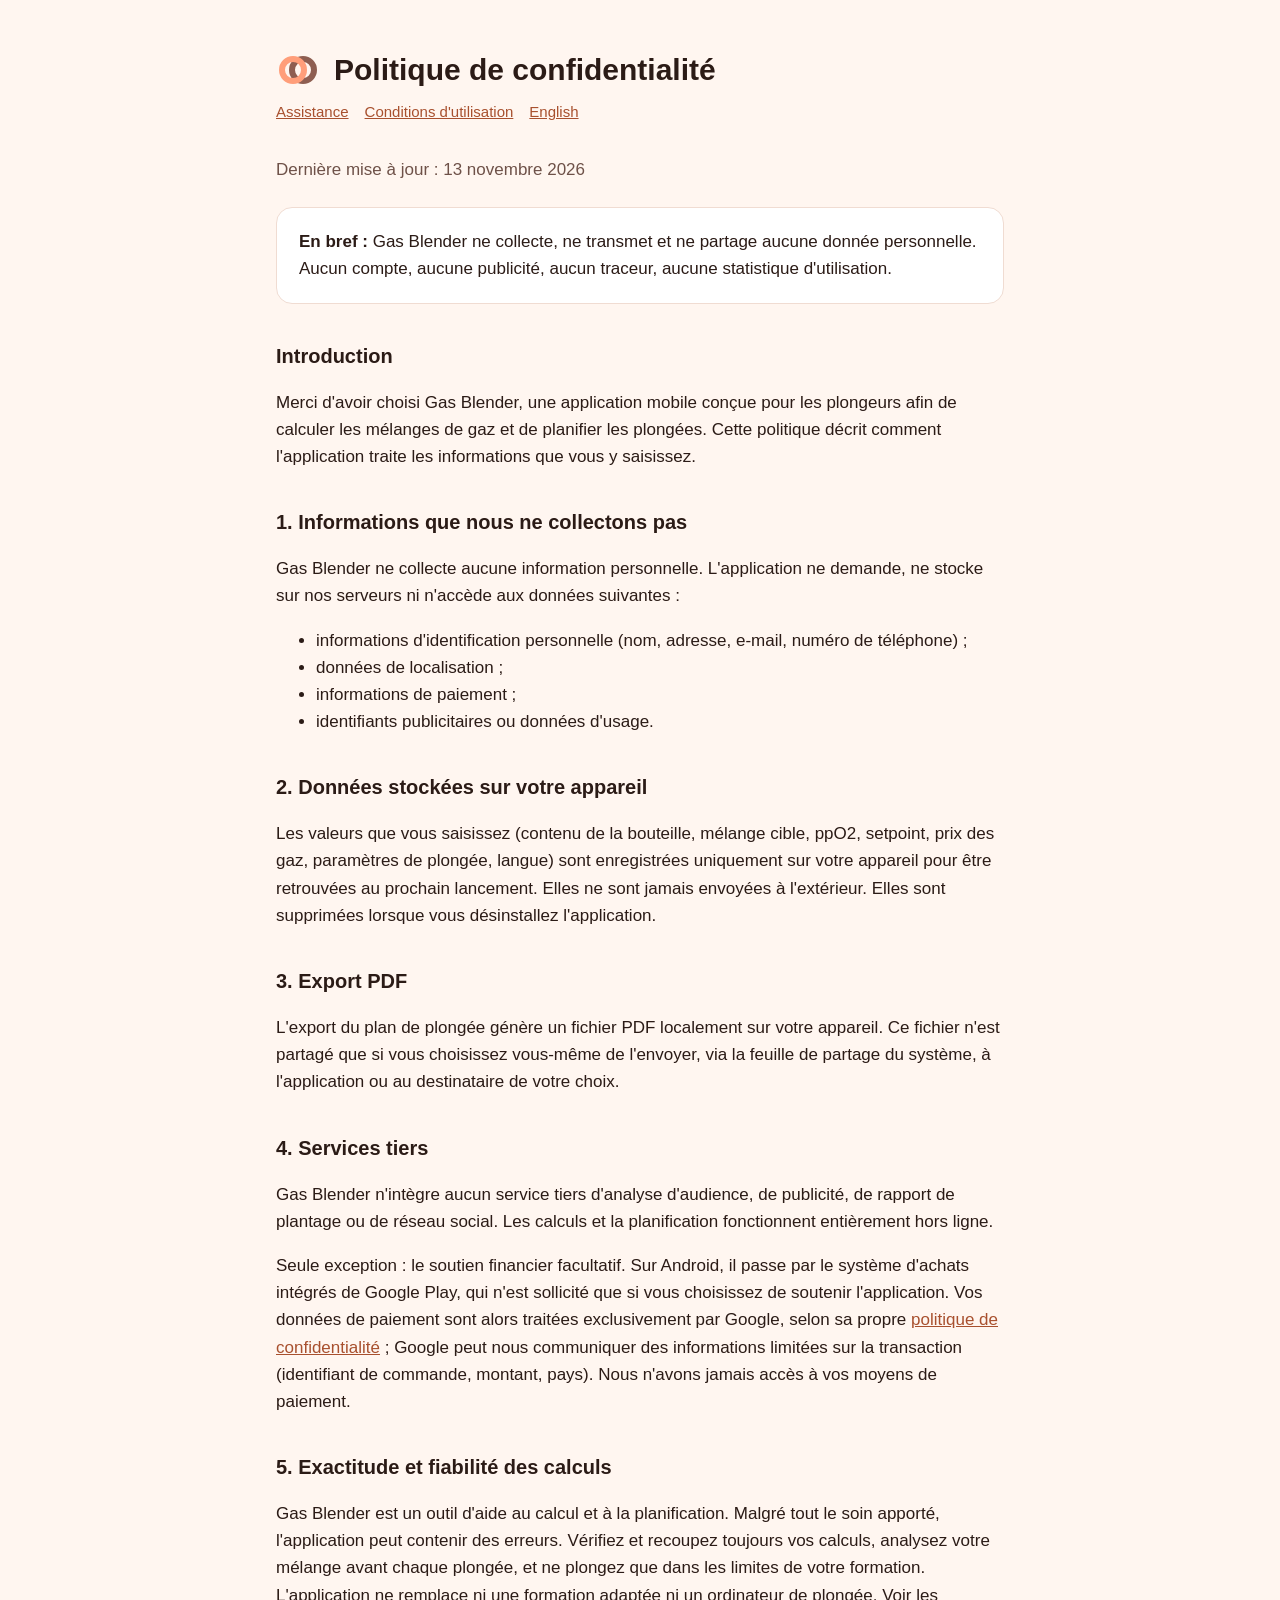
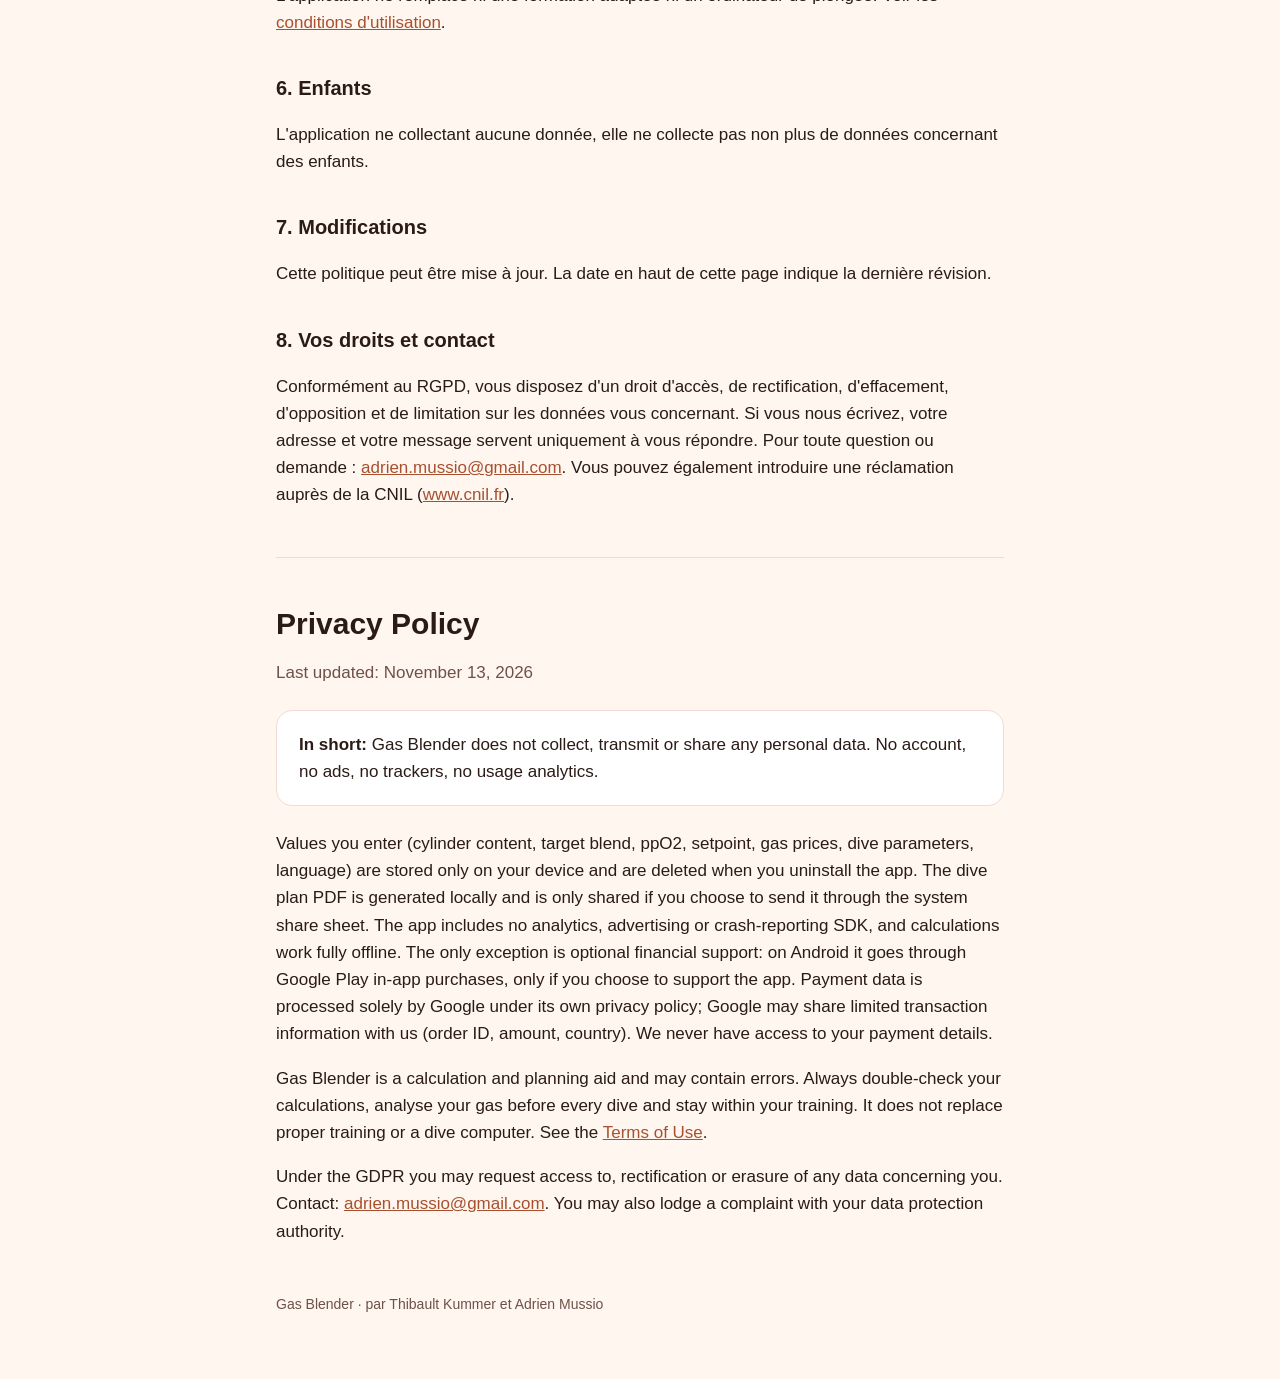
<file: confidentialite.html>
<!doctype html>
<html lang="fr">
<head>
  <meta charset="utf-8">
  <meta name="viewport" content="width=device-width, initial-scale=1">
  <title>Gas Blender – Politique de confidentialité</title>
  <link rel="stylesheet" href="style.css">
</head>
<body>
<main>
  <header>
    <svg width="44" height="44" viewBox="0 0 44 44" aria-hidden="true"><circle cx="27" cy="22" r="11" fill="none" stroke="#8e5e51" stroke-width="6"/><circle cx="17" cy="22" r="11" fill="none" stroke="#ff9e7a" stroke-width="6"/></svg>
    <h1>Politique de confidentialité</h1>
  </header>
  <nav><a href="index.html">Assistance</a><a href="cgu.html">Conditions d'utilisation</a><a href="#english">English</a></nav>

  <p class="muted">Dernière mise à jour : 13 novembre 2026</p>

  <div class="card"><p><strong>En bref :</strong> Gas Blender ne collecte, ne transmet et ne partage aucune donnée personnelle. Aucun compte, aucune publicité, aucun traceur, aucune statistique d'utilisation.</p></div>

  <h2>Introduction</h2>
  <p>Merci d'avoir choisi Gas Blender, une application mobile conçue pour les plongeurs afin de calculer les mélanges de gaz et de planifier les plongées. Cette politique décrit comment l'application traite les informations que vous y saisissez.</p>

  <h2>1. Informations que nous ne collectons pas</h2>
  <p>Gas Blender ne collecte aucune information personnelle. L'application ne demande, ne stocke sur nos serveurs ni n'accède aux données suivantes :</p>
  <ul>
    <li>informations d'identification personnelle (nom, adresse, e-mail, numéro de téléphone) ;</li>
    <li>données de localisation ;</li>
    <li>informations de paiement ;</li>
    <li>identifiants publicitaires ou données d'usage.</li>
  </ul>

  <h2>2. Données stockées sur votre appareil</h2>
  <p>Les valeurs que vous saisissez (contenu de la bouteille, mélange cible, ppO2, setpoint, prix des gaz, paramètres de plongée, langue) sont enregistrées uniquement sur votre appareil pour être retrouvées au prochain lancement. Elles ne sont jamais envoyées à l'extérieur. Elles sont supprimées lorsque vous désinstallez l'application.</p>

  <h2>3. Export PDF</h2>
  <p>L'export du plan de plongée génère un fichier PDF localement sur votre appareil. Ce fichier n'est partagé que si vous choisissez vous-même de l'envoyer, via la feuille de partage du système, à l'application ou au destinataire de votre choix.</p>

  <h2>4. Services tiers</h2>
  <p>Gas Blender n'intègre aucun service tiers d'analyse d'audience, de publicité, de rapport de plantage ou de réseau social. Les calculs et la planification fonctionnent entièrement hors ligne.</p>
  <p>Seule exception : le soutien financier facultatif. Sur Android, il passe par le système d'achats intégrés de Google Play, qui n'est sollicité que si vous choisissez de soutenir l'application. Vos données de paiement sont alors traitées exclusivement par Google, selon sa propre <a href="https://policies.google.com/privacy">politique de confidentialité</a> ; Google peut nous communiquer des informations limitées sur la transaction (identifiant de commande, montant, pays). Nous n'avons jamais accès à vos moyens de paiement.</p>

  <h2>5. Exactitude et fiabilité des calculs</h2>
  <p>Gas Blender est un outil d'aide au calcul et à la planification. Malgré tout le soin apporté, l'application peut contenir des erreurs. Vérifiez et recoupez toujours vos calculs, analysez votre mélange avant chaque plongée, et ne plongez que dans les limites de votre formation. L'application ne remplace ni une formation adaptée ni un ordinateur de plongée. Voir les <a href="cgu.html">conditions d'utilisation</a>.</p>

  <h2>6. Enfants</h2>
  <p>L'application ne collectant aucune donnée, elle ne collecte pas non plus de données concernant des enfants.</p>

  <h2>7. Modifications</h2>
  <p>Cette politique peut être mise à jour. La date en haut de cette page indique la dernière révision.</p>

  <h2>8. Vos droits et contact</h2>
  <p>Conformément au RGPD, vous disposez d'un droit d'accès, de rectification, d'effacement, d'opposition et de limitation sur les données vous concernant. Si vous nous écrivez, votre adresse et votre message servent uniquement à vous répondre. Pour toute question ou demande : <a href="mailto:adrien.mussio@gmail.com">adrien.mussio@gmail.com</a>. Vous pouvez également introduire une réclamation auprès de la CNIL (<a href="https://www.cnil.fr">www.cnil.fr</a>).</p>

  <hr id="english">

  <h1>Privacy Policy</h1>
  <p class="muted">Last updated: November 13, 2026</p>
  <div class="card"><p><strong>In short:</strong> Gas Blender does not collect, transmit or share any personal data. No account, no ads, no trackers, no usage analytics.</p></div>
  <p>Values you enter (cylinder content, target blend, ppO2, setpoint, gas prices, dive parameters, language) are stored only on your device and are deleted when you uninstall the app. The dive plan PDF is generated locally and is only shared if you choose to send it through the system share sheet. The app includes no analytics, advertising or crash-reporting SDK, and calculations work fully offline. The only exception is optional financial support: on Android it goes through Google Play in-app purchases, only if you choose to support the app. Payment data is processed solely by Google under its own privacy policy; Google may share limited transaction information with us (order ID, amount, country). We never have access to your payment details.</p>
  <p>Gas Blender is a calculation and planning aid and may contain errors. Always double-check your calculations, analyse your gas before every dive and stay within your training. It does not replace proper training or a dive computer. See the <a href="cgu.html#english">Terms of Use</a>.</p>
  <p>Under the GDPR you may request access to, rectification or erasure of any data concerning you. Contact: <a href="mailto:adrien.mussio@gmail.com">adrien.mussio@gmail.com</a>. You may also lodge a complaint with your data protection authority.</p>

  <footer>Gas Blender · par Thibault Kummer et Adrien Mussio</footer>
</main>
</body>
</html>
</file>
<file: style.css>
:root {
  --bg: #fff6f0;
  --surface: #ffffff;
  --text: #2b1b16;
  --muted: #6e5148;
  --accent: #a8502e;
  --line: #f0dcd2;
}
@media (prefers-color-scheme: dark) {
  :root {
    --bg: #04101f;
    --surface: #0a1b30;
    --text: #d7e9f5;
    --muted: #9fb8cc;
    --accent: #ff9e7a;
    --line: #1c3047;
  }
}
* { box-sizing: border-box; }
body {
  margin: 0;
  background: var(--bg);
  color: var(--text);
  font: 17px/1.6 -apple-system, BlinkMacSystemFont, "Segoe UI", Roboto, sans-serif;
}
main { max-width: 760px; margin: 0 auto; padding: 48px 16px 64px; }
header { display: flex; align-items: center; gap: 14px; margin-bottom: 8px; }
header svg { flex: none; }
h1 { font-size: 30px; line-height: 1.2; margin: 0; }
h2 { font-size: 20px; margin: 36px 0 8px; }
p, li { color: var(--text); }
.muted { color: var(--muted); }
a { color: var(--accent); }
nav { margin: 4px 0 32px; font-size: 15px; }
nav a { margin-right: 16px; }
.card {
  background: var(--surface);
  border: 1px solid var(--line);
  border-radius: 16px;
  padding: 20px 22px;
  margin: 24px 0;
}
.card p { margin: 0; }
hr { border: 0; border-top: 1px solid var(--line); margin: 48px 0; }
footer { margin-top: 48px; font-size: 14px; color: var(--muted); }
</file>
